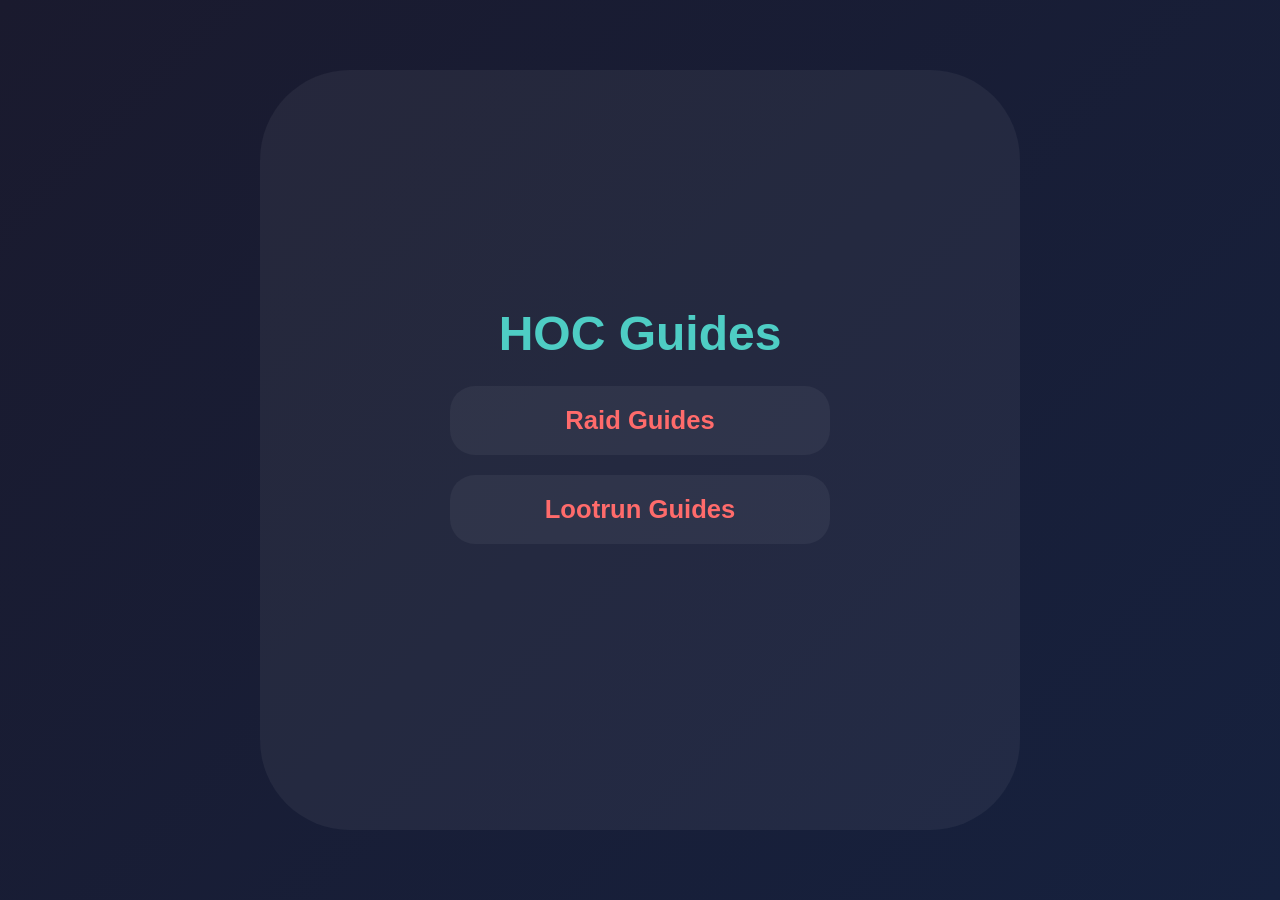
<file: index.html>
<!DOCTYPE html>
<html lang="en">
<head>
    <meta charset="UTF-8">
    <meta name="viewport" content="width=device-width, initial-scale=1.0">
    <title>HOC Guides</title>
    <link rel="stylesheet" href="styles.css">
    <link rel="stylesheet" href="colors.css">
</head>
<body>
    <div class="hub-container">
        <div class="hub-header">
            <h1>HOC Guides</h1>
        </div>
        
        <div class="buttons-container">
            <a href="raids/raids.html" class="nav-button raids">
                Raid Guides
            </a>
        </div>

        <div class="buttons-container">
            <a href="lootruns/raids.html" class="nav-button lootruns">
                Lootrun Guides
            </a>
        </div>
    </div>
</body>
</html>
</file>
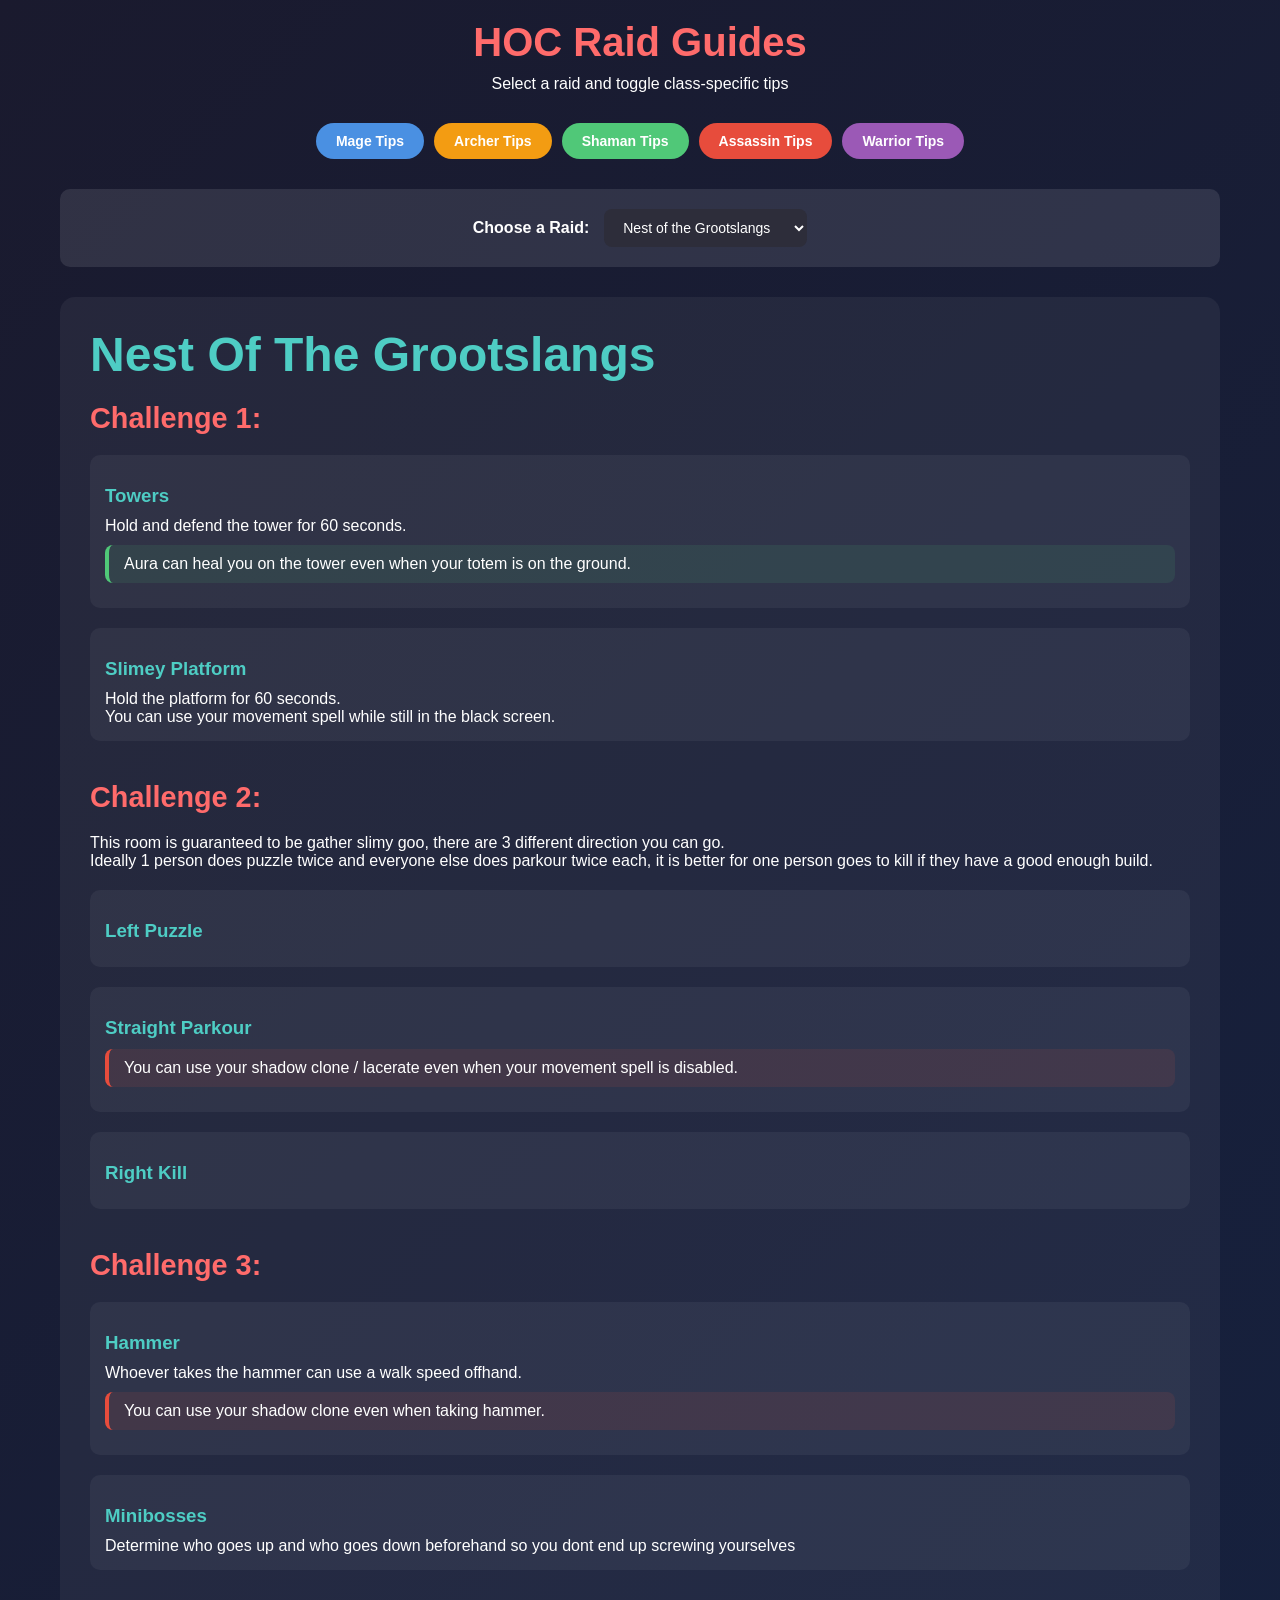
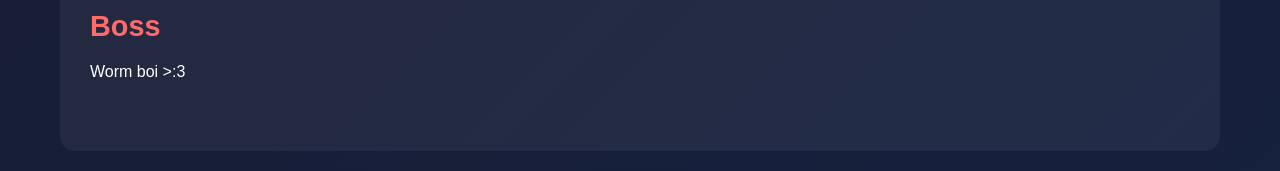
<file: raids/raids.html>
<!DOCTYPE html>
<html lang="en">
<head>
    <meta charset="UTF-8">
    <meta name="viewport" content="width=device-width, initial-scale=1.0">
    <title>HOC Raid Guides</title>
    <link rel="stylesheet" href="raid-styles.css">
    <link rel="stylesheet" href="../colors.css">
</head>
<body>
    <div class="container">
        <header>
            <h1>HOC Raid Guides</h1>
            <p>Select a raid and toggle class-specific tips</p>
        </header>

        <!-- Class Filter Buttons -->
        <div class="class-filters">
            <button class="class-btn active mage" data-class="mage">Mage Tips</button>
            <button class="class-btn active archer" data-class="archer">Archer Tips</button>
            <button class="class-btn active shaman" data-class="shaman">Shaman Tips</button>
            <button class="class-btn active assassin" data-class="assassin">Assassin Tips</button>
            <button class="class-btn active warrior" data-class="warrior">Warrior Tips</button>
        </div>

        <!-- Raid Selector -->
        <div class="raid-selector">
            <label for="raid-select">Choose a Raid:</label>
            <select id="raid-select">
                <option value="">Nest of the Grootslangs</option>
            </select>
        </div>

        <!-- Guide Content Area -->
        <div id="guide-content" class="guide-content">
            <div class="loading">Select a raid to begin...</div>
        </div>
    </div>

    <script src="raid-guide-loader.js"></script>
</body>
</html>
</file>
<file: styles.css>
body {
    font-family: 'Segoe UI', Tahoma, Geneva, Verdana, sans-serif;
    background: var(--background-main);
    color: #fff;
    min-height: 100vh;
    margin: 0;
    padding: 0; 
    display: flex;
    align-items: center;
    justify-content: center;
}

.hub-container {
    aspect-ratio: 1 / 1;
    width: min(80vh, 80vw);
    display: flex;
    flex-direction: column;
    align-items: center;
    justify-content: center;
    background: var(--background-2);
    padding: 20px;
    border-radius: 10vh;
}

.hub-header {
    text-align: center;
    margin-bottom: 5px;
    margin-top: -10%;
}

.hub-header h1 {
    font-size: 3em;
    color: var(--header-color-green);
    margin-bottom: 10px;
}

.buttons-container {
    display: flex;
    flex-direction: column;
    gap: 20px;
    width: 100%;
    max-width: 400px;
}

.nav-button {
    padding: 20px;
    font-size: 1.6em;
    font-weight: bold;
    border: none;
    border-radius: 25px;
    margin: 10px;
    cursor: pointer;
    transition: all 0.3s ease;
    background: var(--background-2);
    color: var(--header-color-red);
    text-align: center;
    text-decoration: none;
    display: block;
}

.nav-button:hover {
    background: var(--background-3);
}

/* Responsive design */
@media (max-width: 768px) {
    .buttons-container {
        max-width: 300px;
    }

    .nav-button {
        padding: 15px 25px;
        font-size: 1em;
    }

    .hub-header h1 {
        font-size: 2em;
    }
}
</file>
<file: colors.css>
:root {
    /* Define variables */
    --mage-color: #4a90e2;
    --archer-color: #f39c12;
    --shaman-color: #50c878;
    --assassin-color: #e74c3c;
    --warrior-color: #9b59b6;

    --mage-color-faint: rgba(74,144,226,0.1);
    --archer-color-faint: rgba(243,156,18,0.1);
    --shaman-color-faint: rgba(80,200,120,0.1);
    --assassin-color-faint: rgba(231,76,60,0.1);
    --warrior-color-faint: rgba(155,89,182,0.1);

    --header-color-green: #4ecdc4;
    --header-color-red: #ff6b6b;

    --background-main: linear-gradient(135deg, #1a1a2e 0%, #16213e 100%);
    --background-2: rgba(255,255,255,0.05);
    --background-3: rgba(255,255,255,0.1);
}
</file>
<file: raids/raid-styles.css>
* {
    margin: 0;
    padding: 0;
    box-sizing: border-box;
}

body {
    font-family: 'Segoe UI', Tahoma, Geneva, Verdana, sans-serif;
    background: var(--background-main);
    color: #fff;
    min-height: 100vh;
}

.container {
    max-width: 1200px;
    margin: 0 auto;
    padding: 20px;
}

header {
    text-align: center;
    margin-bottom: 30px;
}

header h1 {
    font-size: 2.5em;
    margin-bottom: 10px;
    color: var(--header-color-red);
}

/* Class Filter Buttons */
.class-filters {
    display: flex;
    gap: 10px;
    justify-content: center;
    flex-wrap: wrap;
    margin-bottom: 30px;
}

.class-btn {
    padding: 10px 20px;
    border: none;
    border-radius: 25px;
    font-size: 14px;
    font-weight: bold;
    cursor: pointer;
    transition: all 0.3s;
    color: #fff;
}

.class-btn:hover {
    transform: translateY(-4px);
}

.class-btn.active.mage { background: var(--mage-color); }
.class-btn.active.archer { background: var(--archer-color); }
.class-btn.active.shaman { background: var(--shaman-color); }
.class-btn.active.assassin { background: var(--assassin-color); }
.class-btn.active.warrior { background: var(--warrior-color); }

.class-btn.mage { background: var(--mage-color-faint) }
.class-btn.archer { background: var(--archer-color-faint) }
.class-btn.shaman { background: var(--shaman-color-faint) }
.class-btn.assassin { background: var(--assassin-color-faint) }
.class-btn.warrior { background: var(--warrior-color-faint) }

/* Raid Selector */
.raid-selector {
    background: rgba(255,255,255,0.1);
    padding: 20px;
    border-radius: 10px;
    margin-bottom: 30px;
    display: flex;
    gap: 15px;
    align-items: center;
    justify-content: center;
    flex-wrap: wrap;
}

.raid-selector label {
    font-weight: bold;
    font-size: 16px;
}

#raid-select {
    padding: 10px 15px;
    border-radius: 8px;
    border: none;
    background: #2d2d3a;
    color: #fff;
    font-size: 14px;
    cursor: pointer;
}

/* Guide Content */
.guide-content {
    background: var(--background-2);
    border-radius: 15px;
    padding: 30px;
}

.loading {
    text-align: center;
    color: #888;
    padding: 50px;
}

/* Room Sections */
.room {
    margin-bottom: 40px;
}

.room h2 {
    color: var(--header-color-red);
    margin-bottom: 20px;
    font-size: 1.8em;
}

.room h3 {
    color: var(--header-color-green);
    margin: 15px 0 10px 0;
}

.subsection {
    margin: 20px 0;
    padding: 15px;
    background: var(--background-2);
    border-radius: 10px;
}

.raid-guide .raid h1 {
    color: var(--header-color-green);
    margin-bottom: 20px;
    font-size: 3em;
}

/* Tips */
.tip {
    padding: 10px 15px;
    margin: 10px 0;
    border-radius: 8px;
    border-left: 4px solid;
    transition: all 0.3s;
}

.tip.hidden {
    display: none;
}

.tip-content {
    display: flex;
    align-items: center;
    gap: 10px;
}

.tip-icon {
    font-size: 20px;
}

/* Class-specific tip styles */
/* Tip border and background colors */
.tip.mage { border-left-color: var(--mage-color); background: var(--mage-color-faint); }
.tip.archer { border-left-color: var(--archer-color); background: var(--archer-color-faint); }
.tip.shaman { border-left-color: var(--shaman-color); background: var(--shaman-color-faint); }
.tip.assassin { border-left-color: var(--assassin-color); background: var(--assassin-color-faint); }
.tip.warrior { border-left-color: var(--warrior-color); background: var(--warrior-color-faint); }

/* Responsive */
@media (max-width: 768px) {
    .container {
        padding: 10px;
    }
    
    .room {
        padding-left: 15px;
    }
    
    .class-filters {
        gap: 5px;
    }
    
    .class-btn {
        padding: 6px 12px;
        font-size: 12px;
    }
}
</file>
